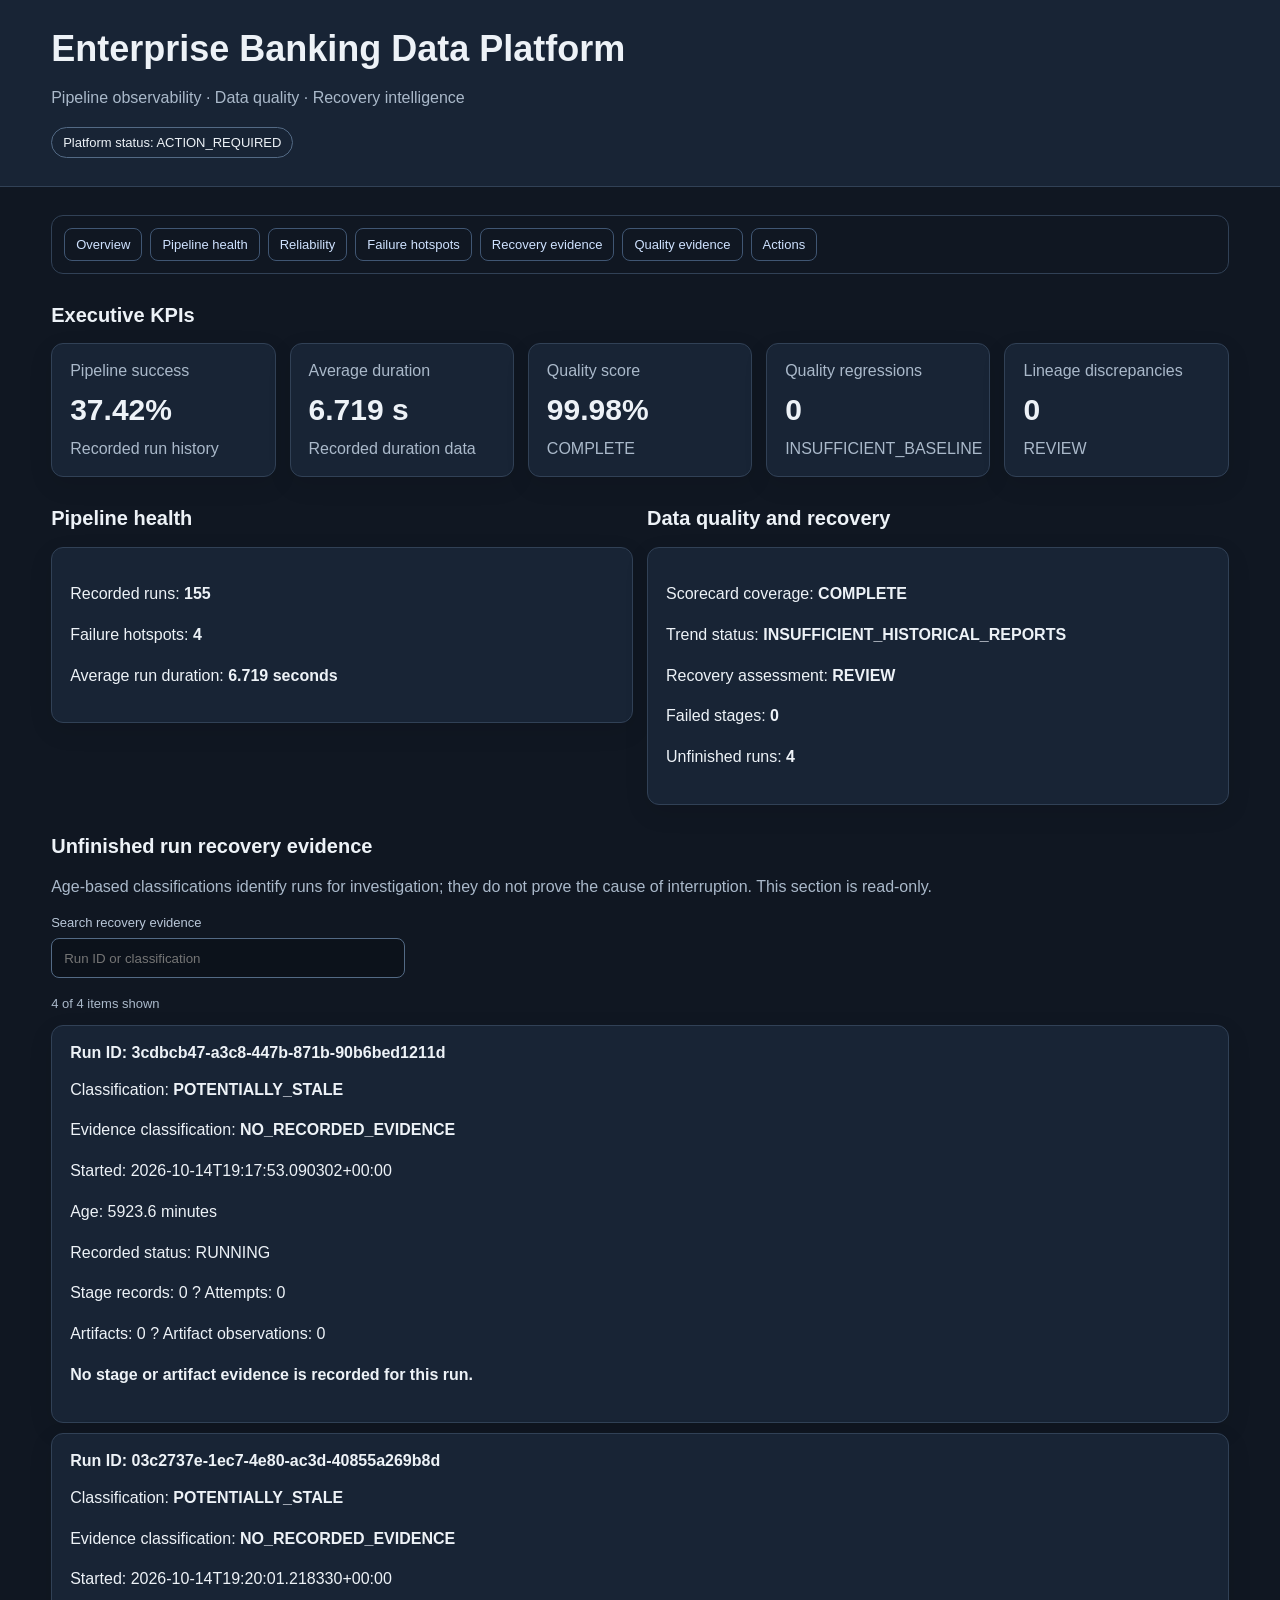
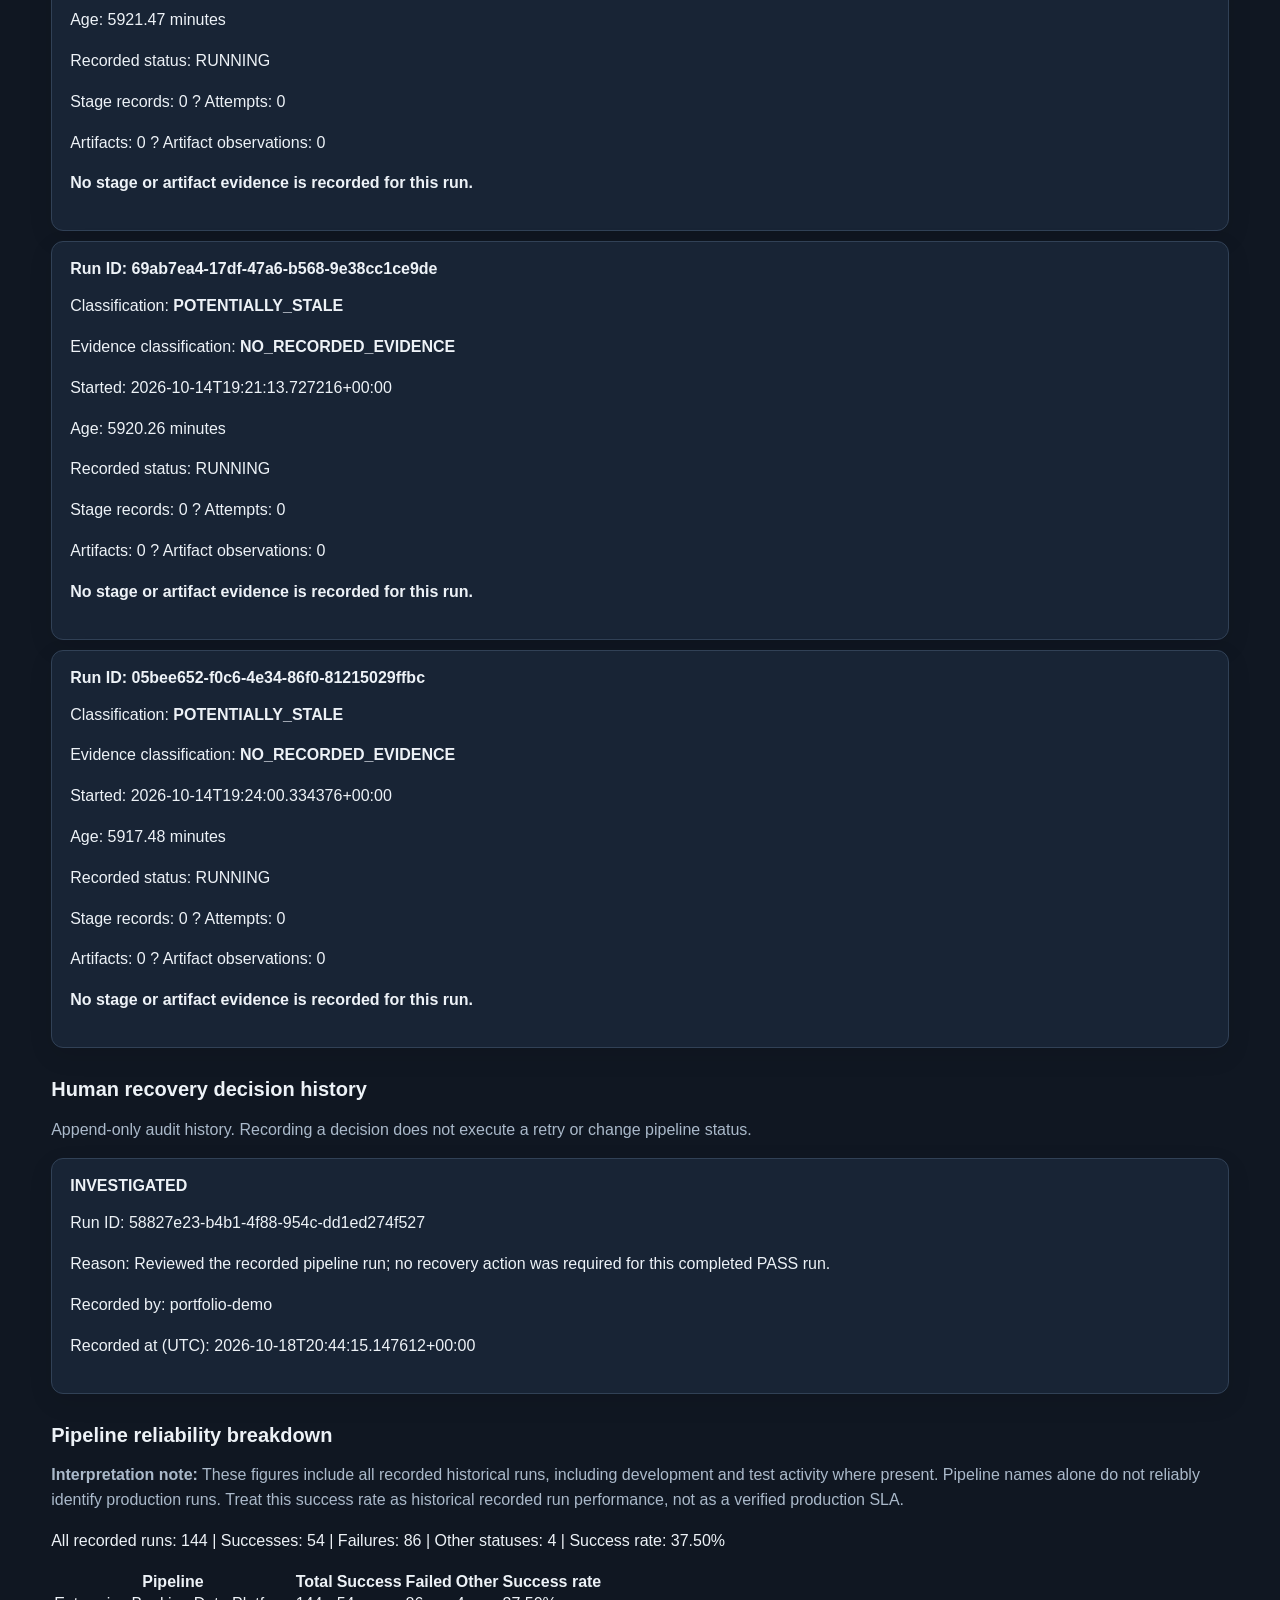
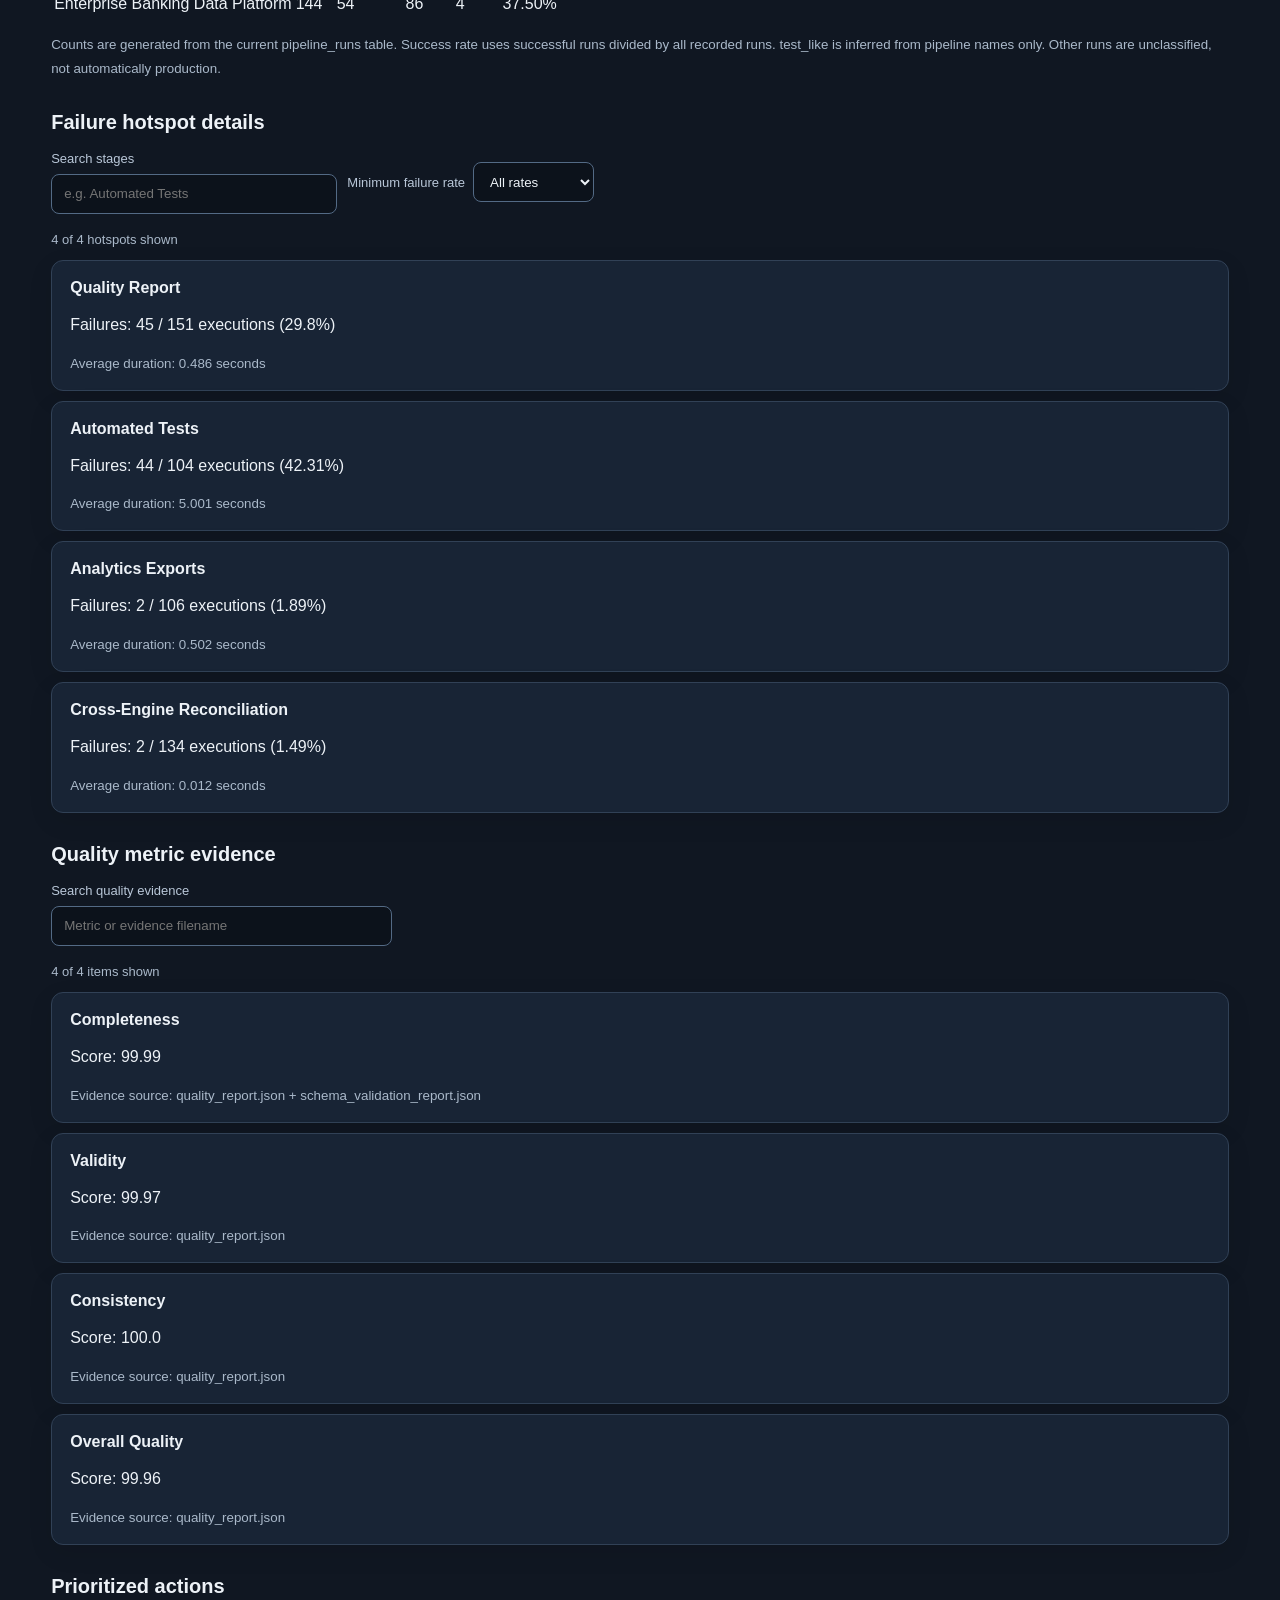
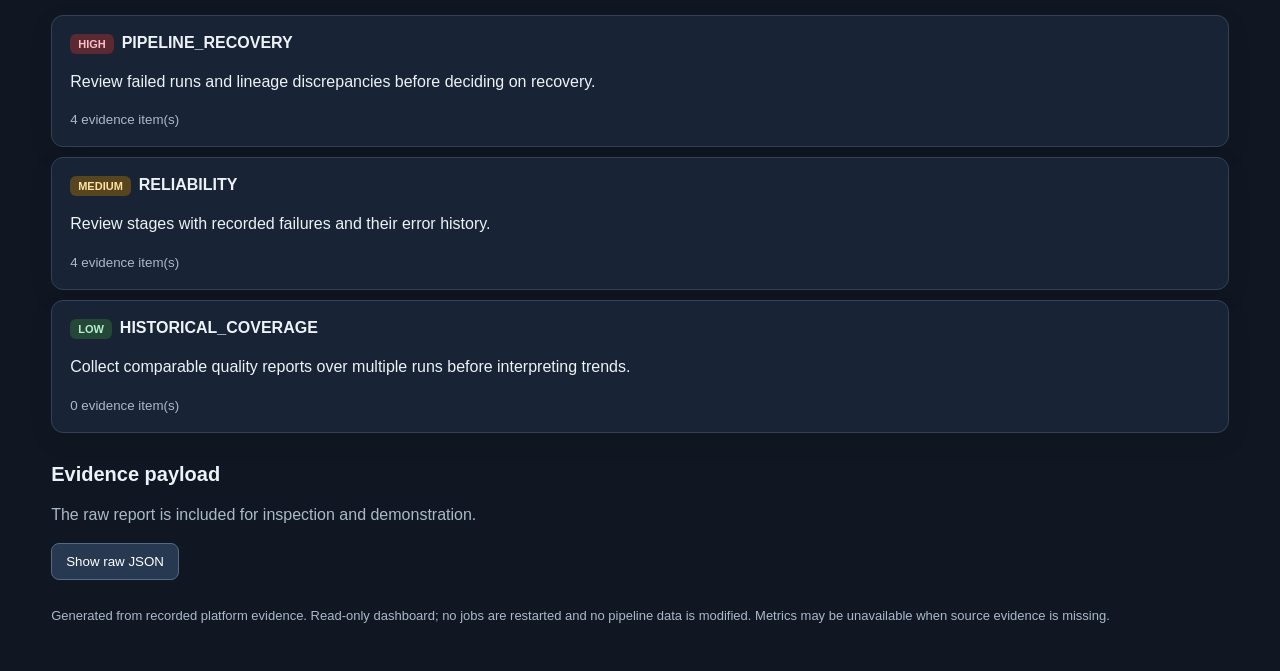
<file: reports/platform_health_dashboard.html>
<!doctype html>
<html lang="en">
<head>
<meta charset="utf-8">
<meta name="viewport" content="width=device-width, initial-scale=1">
<title>Enterprise Banking Data Platform | Health Dashboard</title>
<style>
:root { color-scheme: dark; font-family: Inter, Segoe UI, Arial, sans-serif; }
* { box-sizing: border-box; }
body { margin: 0; background: #101722; color: #edf2f7; }
header { padding: 28px clamp(18px, 4vw, 52px); background: #182435; border-bottom: 1px solid #314156; }
h1 { margin: 0 0 8px; font-size: clamp(24px, 3vw, 36px); }
h2 { margin-top: 30px; font-size: 20px; }
p { line-height: 1.55; }
.muted, small { color: #aab9ca; }
main { max-width: 1300px; margin: auto; padding: 24px clamp(18px, 4vw, 52px) 48px; }
.status { display: inline-block; padding: 7px 11px; border: 1px solid #536a85; border-radius: 999px; font-size: 13px; }
.grid { display: grid; grid-template-columns: repeat(auto-fit, minmax(190px, 1fr)); gap: 14px; }
.card, .panel, .action { background: #182435; border: 1px solid #314156; border-radius: 12px; padding: 18px; }
.metric { font-size: 30px; font-weight: 700; margin: 13px 0; overflow-wrap: anywhere; }
.columns { display: grid; grid-template-columns: repeat(auto-fit, minmax(280px, 1fr)); gap: 14px; }
.action { margin: 10px 0; }
.priority { display: inline-block; padding: 4px 8px; margin-right: 8px; border-radius: 6px; font-size: 11px; font-weight: 800; }
.high { background: #5a2932; color: #ffbec7; }
.medium { background: #57451f; color: #ffe0a0; }
.low { background: #244738; color: #b5f0d0; }
button { cursor: pointer; border: 1px solid #536a85; background: #263951; color: white; border-radius: 8px; padding: 10px 14px; }
pre { white-space: pre-wrap; overflow-wrap: anywhere; max-height: 420px; overflow: auto; padding: 16px; background: #0c121b; border-radius: 8px; }
footer { margin-top: 28px; color: #aab9ca; font-size: 13px; }
main { max-width: 1440px; margin: 0 auto; padding: 28px clamp(16px, 4vw, 52px) 48px; }
.card, .panel, .action { border: 1px solid #314156; box-shadow: 0 8px 24px #00000018; }
.card:hover, .action:hover { border-color: #6d91bd; }
.dashboard-nav { display: flex; flex-wrap: wrap; gap: 8px; margin: 0 0 24px; padding: 12px; background: #101722; border: 1px solid #314156; border-radius: 12px; }
.dashboard-nav a { color: #cfe2ff; text-decoration: none; border: 1px solid #405673; border-radius: 8px; padding: 8px 11px; font-size: 13px; }
.dashboard-nav a:hover, .dashboard-nav a:focus-visible { background: #263951; outline: 2px solid #86b7ff; outline-offset: 2px; }
.toolbar { display: flex; flex-wrap: wrap; gap: 10px; align-items: center; margin: 12px 0 16px; }
.toolbar input, .toolbar select { min-height: 40px; max-width: 100%; background: #0c121b; color: #edf2f7; border: 1px solid #536a85; border-radius: 8px; padding: 9px 12px; }
.toolbar input { flex: 1 1 240px; }
.toolbar label { display: flex; flex-wrap: wrap; gap: 8px; align-items: center; color: #b9c7d8; font-size: 13px; }
.result-count { color: #aab9ca; font-size: 13px; margin: 8px 0; }
[hidden] { display: none !important; }
a:focus-visible, button:focus-visible { outline: 2px solid #86b7ff; outline-offset: 3px; }
@media (max-width: 700px) {
  header { padding: 22px 16px; }
  main { padding: 20px 14px 32px; }
  .grid, .columns { grid-template-columns: 1fr; }
  .dashboard-nav a { flex: 1 1 auto; text-align: center; }
}
@media (prefers-reduced-motion: reduce) {
  *, *::before, *::after { scroll-behavior: auto !important; transition: none !important; }
}
</style>
</head>
<body>
<header>
  <h1>Enterprise Banking Data Platform</h1>
  <p class="muted">Pipeline observability · Data quality · Recovery intelligence</p>
  <span class="status">Platform status: ACTION_REQUIRED</span>
</header>
<main>
  <nav class="dashboard-nav" aria-label="Dashboard sections">
    <a href="#executive-kpis">Overview</a>
    <a href="#pipeline-health">Pipeline health</a>
    <a href="#pipeline-reliability-breakdown">Reliability</a>
    <a href="#failure-hotspots">Failure hotspots</a>
    <a href="#recovery-evidence">Recovery evidence</a>
  <a href="#quality-evidence">Quality evidence</a>
    <a href="#prioritized-actions">Actions</a>
  </nav>
  <h2 id="executive-kpis">Executive KPIs</h2>
  <section class="grid"><article class="card"><div class="muted">Pipeline success</div><div class="metric">37.42%</div><div class="muted">Recorded run history</div></article><article class="card"><div class="muted">Average duration</div><div class="metric">6.719 s</div><div class="muted">Recorded duration data</div></article><article class="card"><div class="muted">Quality score</div><div class="metric">99.98%</div><div class="muted">COMPLETE</div></article><article class="card"><div class="muted">Quality regressions</div><div class="metric">0</div><div class="muted">INSUFFICIENT_BASELINE</div></article><article class="card"><div class="muted">Lineage discrepancies</div><div class="metric">0</div><div class="muted">REVIEW</div></article></section>
  <section class="columns">
    <div>
      <h2 id="pipeline-health">Pipeline health</h2>
      <article class="panel">
        <p>Recorded runs: <strong>155</strong></p>
        <p>Failure hotspots: <strong>4</strong></p>
        <p>Average run duration: <strong>6.719 seconds</strong></p>
      </article>
    </div>
    <div>
      <h2>Data quality and recovery</h2>
      <article class="panel">
        <p>Scorecard coverage: <strong>COMPLETE</strong></p>
        <p>Trend status: <strong>INSUFFICIENT_HISTORICAL_REPORTS</strong></p>
        <p>Recovery assessment: <strong>REVIEW</strong></p>
        <p>Failed stages: <strong>0</strong></p>
        <p>Unfinished runs: <strong>4</strong></p>
      </article>
    </div>
  </section>
  <h2 id="recovery-evidence">Unfinished run recovery evidence</h2>
  <p class="muted">Age-based classifications identify runs for investigation; they do not prove the cause of interruption. This section is read-only.</p>
  <div class="toolbar">
    <label for="recovery-search">Search recovery evidence
      <input id="recovery-search" type="search" placeholder="Run ID or classification" oninput="filterDashboardItems('recovery-search','recovery-list','recovery-count')">
    </label>
  </div>
  <p id="recovery-count" class="result-count" aria-live="polite"></p>
  <section id="recovery-list"><article class="action recovery-run"><strong>Run ID: 3cdbcb47-a3c8-447b-871b-90b6bed1211d</strong><p>Classification: <strong>POTENTIALLY_STALE</strong></p><p>Evidence classification: <strong>NO_RECORDED_EVIDENCE</strong></p><p>Started: 2026-10-14T19:17:53.090302+00:00</p><p>Age: 5923.6 minutes</p><p>Recorded status: RUNNING</p><p>Stage records: 0 ? Attempts: 0</p><p>Artifacts: 0 ? Artifact observations: 0</p><p><strong>No stage or artifact evidence is recorded for this run.</strong></p></article><article class="action recovery-run"><strong>Run ID: 03c2737e-1ec7-4e80-ac3d-40855a269b8d</strong><p>Classification: <strong>POTENTIALLY_STALE</strong></p><p>Evidence classification: <strong>NO_RECORDED_EVIDENCE</strong></p><p>Started: 2026-10-14T19:20:01.218330+00:00</p><p>Age: 5921.47 minutes</p><p>Recorded status: RUNNING</p><p>Stage records: 0 ? Attempts: 0</p><p>Artifacts: 0 ? Artifact observations: 0</p><p><strong>No stage or artifact evidence is recorded for this run.</strong></p></article><article class="action recovery-run"><strong>Run ID: 69ab7ea4-17df-47a6-b568-9e38cc1ce9de</strong><p>Classification: <strong>POTENTIALLY_STALE</strong></p><p>Evidence classification: <strong>NO_RECORDED_EVIDENCE</strong></p><p>Started: 2026-10-14T19:21:13.727216+00:00</p><p>Age: 5920.26 minutes</p><p>Recorded status: RUNNING</p><p>Stage records: 0 ? Attempts: 0</p><p>Artifacts: 0 ? Artifact observations: 0</p><p><strong>No stage or artifact evidence is recorded for this run.</strong></p></article><article class="action recovery-run"><strong>Run ID: 05bee652-f0c6-4e34-86f0-81215029ffbc</strong><p>Classification: <strong>POTENTIALLY_STALE</strong></p><p>Evidence classification: <strong>NO_RECORDED_EVIDENCE</strong></p><p>Started: 2026-10-14T19:24:00.334376+00:00</p><p>Age: 5917.48 minutes</p><p>Recorded status: RUNNING</p><p>Stage records: 0 ? Attempts: 0</p><p>Artifacts: 0 ? Artifact observations: 0</p><p><strong>No stage or artifact evidence is recorded for this run.</strong></p></article></section>
  <h2 id="recovery-decisions">Human recovery decision history</h2>
  <p class="muted">Append-only audit history. Recording a decision does not execute a retry or change pipeline status.</p>
  <section id="recovery-decision-list"><article class="action recovery-decision"><strong>INVESTIGATED</strong><p>Run ID: 58827e23-b4b1-4f88-954c-dd1ed274f527</p><p>Reason: Reviewed the recorded pipeline run; no recovery action was required for this completed PASS run.</p><p>Recorded by: portfolio-demo</p><p>Recorded at (UTC): 2026-10-18T20:44:15.147612+00:00</p></article></section>
  <section id="pipeline-reliability-breakdown"><h2>Pipeline reliability breakdown</h2><p class="muted"><strong>Interpretation note:</strong> These figures include all recorded historical runs, including development and test activity where present. Pipeline names alone do not reliably identify production runs. Treat this success rate as historical recorded run performance, not as a verified production SLA.</p><p>All recorded runs: 144 | Successes: 54 | Failures: 86 | Other statuses: 4 | Success rate: 37.50%</p><table><thead><tr><th>Pipeline</th><th>Total</th><th>Success</th><th>Failed</th><th>Other</th><th>Success rate</th></tr></thead><tbody><tr><td>Enterprise Banking Data Platform</td><td>144</td><td>54</td><td>86</td><td>4</td><td>37.50%</td></tr></tbody></table><p><small>Counts are generated from the current pipeline_runs table. Success rate uses successful runs divided by all recorded runs. test_like is inferred from pipeline names only. Other runs are unclassified, not automatically production.</small></p></section>
<h2 id="failure-hotspots">Failure hotspot details</h2>
  <div class="toolbar">
    <label for="hotspot-search">Search stages
      <input id="hotspot-search" type="search" placeholder="e.g. Automated Tests" oninput="filterHotspotRate()">
    </label>
    <label for="hotspot-min-rate">Minimum failure rate
      <select id="hotspot-min-rate" onchange="filterHotspotRate()">
        <option value="0">All rates</option>
        <option value="1">At least 1%</option>
        <option value="10">At least 10%</option>
        <option value="25">At least 25%</option>
        <option value="40">At least 40%</option>
      </select>
    </label>
  </div>
  <p id="hotspot-count" class="result-count" aria-live="polite"></p>
  <section id="hotspot-list"><article class="action"><strong>Quality Report</strong><p>Failures: 45 / 151 executions (29.8%)</p><small>Average duration: 0.486 seconds</small></article><article class="action"><strong>Automated Tests</strong><p>Failures: 44 / 104 executions (42.31%)</p><small>Average duration: 5.001 seconds</small></article><article class="action"><strong>Analytics Exports</strong><p>Failures: 2 / 106 executions (1.89%)</p><small>Average duration: 0.502 seconds</small></article><article class="action"><strong>Cross-Engine Reconciliation</strong><p>Failures: 2 / 134 executions (1.49%)</p><small>Average duration: 0.012 seconds</small></article></section>
  <h2 id="quality-evidence">Quality metric evidence</h2>
  <div class="toolbar">
    <label for="quality-search">Search quality evidence
      <input id="quality-search" type="search" placeholder="Metric or evidence filename" oninput="filterDashboardItems('quality-search','quality-list','quality-count')">
    </label>
  </div>
  <p id="quality-count" class="result-count" aria-live="polite"></p>
  <section id="quality-list"><article class="action"><strong>Completeness</strong><p>Score: 99.99</p><small>Evidence source: quality_report.json + schema_validation_report.json</small></article><article class="action"><strong>Validity</strong><p>Score: 99.97</p><small>Evidence source: quality_report.json</small></article><article class="action"><strong>Consistency</strong><p>Score: 100.0</p><small>Evidence source: quality_report.json</small></article><article class="action"><strong>Overall Quality</strong><p>Score: 99.96</p><small>Evidence source: quality_report.json</small></article></section>
  <h2 id="prioritized-actions">Prioritized actions</h2>
  <section><article class="action"><span class="priority high">HIGH</span><strong>PIPELINE_RECOVERY</strong><p>Review failed runs and lineage discrepancies before deciding on recovery.</p><small>4 evidence item(s)</small></article><article class="action"><span class="priority medium">MEDIUM</span><strong>RELIABILITY</strong><p>Review stages with recorded failures and their error history.</p><small>4 evidence item(s)</small></article><article class="action"><span class="priority low">LOW</span><strong>HISTORICAL_COVERAGE</strong><p>Collect comparable quality reports over multiple runs before interpreting trends.</p><small>0 evidence item(s)</small></article></section>
  <h2>Evidence payload</h2>
  <p class="muted">The raw report is included for inspection and demonstration.</p>
  <button onclick="const p=document.getElementById('payload'); p.hidden=!p.hidden; this.textContent=p.hidden?'Show raw JSON':'Hide raw JSON'">Show raw JSON</button>
  <pre id="payload" hidden>{
  &quot;report_type&quot;: &quot;BANKING_PLATFORM_EXECUTIVE_HEALTH&quot;,
  &quot;status&quot;: &quot;ACTION_REQUIRED&quot;,
  &quot;pipeline&quot;: {
    &quot;total_runs&quot;: 155,
    &quot;success_rate_percent&quot;: 37.42,
    &quot;average_run_duration_seconds&quot;: 6.719,
    &quot;failure_hotspot_count&quot;: 4
  },
  &quot;data_quality&quot;: {
    &quot;scorecard_status&quot;: &quot;COMPLETE&quot;,
    &quot;overall_score_percent&quot;: 99.98,
    &quot;scored_dimensions&quot;: 4,
    &quot;total_dimensions&quot;: 4,
    &quot;regression_status&quot;: &quot;INSUFFICIENT_BASELINE&quot;,
    &quot;regression_count&quot;: 0,
    &quot;trend_status&quot;: &quot;INSUFFICIENT_HISTORICAL_REPORTS&quot;
  },
  &quot;recovery&quot;: {
    &quot;assessment_status&quot;: &quot;REVIEW&quot;,
    &quot;failed_stages&quot;: 0,
    &quot;unfinished_runs&quot;: 4,
    &quot;unfinished_run_details&quot;: [
      {
        &quot;run_id&quot;: &quot;3cdbcb47-a3c8-447b-871b-90b6bed1211d&quot;,
        &quot;pipeline_name&quot;: &quot;Enterprise Banking Data Platform&quot;,
        &quot;started_at_utc&quot;: &quot;2026-10-14T19:17:53.090302+00:00&quot;,
        &quot;finished_at_utc&quot;: null,
        &quot;status&quot;: &quot;RUNNING&quot;,
        &quot;failure_stage&quot;: null,
        &quot;stage_record_count&quot;: 0,
        &quot;attempt_record_count&quot;: 0,
        &quot;artifact_record_count&quot;: 0,
        &quot;artifact_observation_count&quot;: 0,
        &quot;age_seconds&quot;: 355416.286,
        &quot;age_minutes&quot;: 5923.6,
        &quot;recovery_classification&quot;: &quot;POTENTIALLY_STALE&quot;,
        &quot;timestamp_parse_error&quot;: null,
        &quot;evidence_classification&quot;: &quot;NO_RECORDED_EVIDENCE&quot;
      },
      {
        &quot;run_id&quot;: &quot;03c2737e-1ec7-4e80-ac3d-40855a269b8d&quot;,
        &quot;pipeline_name&quot;: &quot;Enterprise Banking Data Platform&quot;,
        &quot;started_at_utc&quot;: &quot;2026-10-14T19:20:01.218330+00:00&quot;,
        &quot;finished_at_utc&quot;: null,
        &quot;status&quot;: &quot;RUNNING&quot;,
        &quot;failure_stage&quot;: null,
        &quot;stage_record_count&quot;: 0,
        &quot;attempt_record_count&quot;: 0,
        &quot;artifact_record_count&quot;: 0,
        &quot;artifact_observation_count&quot;: 0,
        &quot;age_seconds&quot;: 355288.158,
        &quot;age_minutes&quot;: 5921.47,
        &quot;recovery_classification&quot;: &quot;POTENTIALLY_STALE&quot;,
        &quot;timestamp_parse_error&quot;: null,
        &quot;evidence_classification&quot;: &quot;NO_RECORDED_EVIDENCE&quot;
      },
      {
        &quot;run_id&quot;: &quot;69ab7ea4-17df-47a6-b568-9e38cc1ce9de&quot;,
        &quot;pipeline_name&quot;: &quot;Enterprise Banking Data Platform&quot;,
        &quot;started_at_utc&quot;: &quot;2026-10-14T19:21:13.727216+00:00&quot;,
        &quot;finished_at_utc&quot;: null,
        &quot;status&quot;: &quot;RUNNING&quot;,
        &quot;failure_stage&quot;: null,
        &quot;stage_record_count&quot;: 0,
        &quot;attempt_record_count&quot;: 0,
        &quot;artifact_record_count&quot;: 0,
        &quot;artifact_observation_count&quot;: 0,
        &quot;age_seconds&quot;: 355215.649,
        &quot;age_minutes&quot;: 5920.26,
        &quot;recovery_classification&quot;: &quot;POTENTIALLY_STALE&quot;,
        &quot;timestamp_parse_error&quot;: null,
        &quot;evidence_classification&quot;: &quot;NO_RECORDED_EVIDENCE&quot;
      },
      {
        &quot;run_id&quot;: &quot;05bee652-f0c6-4e34-86f0-81215029ffbc&quot;,
        &quot;pipeline_name&quot;: &quot;Enterprise Banking Data Platform&quot;,
        &quot;started_at_utc&quot;: &quot;2026-10-14T19:24:00.334376+00:00&quot;,
        &quot;finished_at_utc&quot;: null,
        &quot;status&quot;: &quot;RUNNING&quot;,
        &quot;failure_stage&quot;: null,
        &quot;stage_record_count&quot;: 0,
        &quot;attempt_record_count&quot;: 0,
        &quot;artifact_record_count&quot;: 0,
        &quot;artifact_observation_count&quot;: 0,
        &quot;age_seconds&quot;: 355049.042,
        &quot;age_minutes&quot;: 5917.48,
        &quot;recovery_classification&quot;: &quot;POTENTIALLY_STALE&quot;,
        &quot;timestamp_parse_error&quot;: null,
        &quot;evidence_classification&quot;: &quot;NO_RECORDED_EVIDENCE&quot;
      }
    ],
    &quot;potentially_stale_runs&quot;: 4,
    &quot;recently_started_runs&quot;: 0,
    &quot;unknown_age_runs&quot;: 0,
    &quot;lineage_discrepancies&quot;: 0,
    &quot;decision_events&quot;: [
      {
        &quot;event_id&quot;: 1,
        &quot;run_id&quot;: &quot;58827e23-b4b1-4f88-954c-dd1ed274f527&quot;,
        &quot;decision&quot;: &quot;INVESTIGATED&quot;,
        &quot;reason&quot;: &quot;Reviewed the recorded pipeline run; no recovery action was required for this completed PASS run.&quot;,
        &quot;recorded_by&quot;: &quot;portfolio-demo&quot;,
        &quot;recorded_at_utc&quot;: &quot;2026-10-18T20:44:15.147612+00:00&quot;,
        &quot;evidence_snapshot&quot;: {}
      }
    ]
  },
  &quot;prioritized_actions&quot;: [
    {
      &quot;priority&quot;: &quot;HIGH&quot;,
      &quot;area&quot;: &quot;PIPELINE_RECOVERY&quot;,
      &quot;action&quot;: &quot;Review failed runs and lineage discrepancies before deciding on recovery.&quot;,
      &quot;evidence_count&quot;: 4
    },
    {
      &quot;priority&quot;: &quot;MEDIUM&quot;,
      &quot;area&quot;: &quot;RELIABILITY&quot;,
      &quot;action&quot;: &quot;Review stages with recorded failures and their error history.&quot;,
      &quot;evidence_count&quot;: 4
    },
    {
      &quot;priority&quot;: &quot;LOW&quot;,
      &quot;area&quot;: &quot;HISTORICAL_COVERAGE&quot;,
      &quot;action&quot;: &quot;Collect comparable quality reports over multiple runs before interpreting trends.&quot;,
      &quot;evidence_count&quot;: 0
    }
  ],
  &quot;safety&quot;: {
    &quot;read_only&quot;: true,
    &quot;automatic_retries&quot;: false,
    &quot;automatic_remediation&quot;: false
  },
  &quot;limitations&quot;: [
    &quot;Status reflects available recorded evidence, not proof that every component is healthy.&quot;,
    &quot;Historical trends depend on the discovered report artifacts and their timestamps.&quot;,
    &quot;A recorded retryable flag does not prove that retrying is safe.&quot;
  ]
}</pre>
  <footer>Generated from recorded platform evidence. Read-only dashboard; no jobs are restarted and no pipeline data is modified. Metrics may be unavailable when source evidence is missing.</footer>
</main>
<script>
"use strict";
function filterDashboardItems(inputId, listId, countId) {
  const query = document.getElementById(inputId).value.trim().toLowerCase();
  const list = document.getElementById(listId);
  const items = Array.from(list.children).filter(el => el.tagName === "ARTICLE");
  let visible = 0;
  items.forEach(item => {
    const match = item.textContent.toLowerCase().includes(query);
    item.hidden = !match;
    if (match) visible++;
  });
  document.getElementById(countId).textContent =
    items.length ? `${visible} of ${items.length} items shown` : "No evidence items available.";
}
function filterHotspotRate() {
  const minimum = Number(document.getElementById("hotspot-min-rate").value);
  const query = document.getElementById("hotspot-search").value.trim().toLowerCase();
  const list = document.getElementById("hotspot-list");
  const items = Array.from(list.children).filter(el => el.tagName === "ARTICLE");
  let visible = 0;
  items.forEach(item => {
    const text = item.textContent.toLowerCase();
    const rateMatch = text.match(/\(([0-9]+(?:\.[0-9]+)?)%\)/);
    const rate = rateMatch ? Number(rateMatch[1]) : 0;
    const show = text.includes(query) && rate >= minimum;
    item.hidden = !show;
    if (show) visible++;
  });
  document.getElementById("hotspot-count").textContent =
    items.length ? `${visible} of ${items.length} hotspots shown` : "No failure hotspot evidence available.";
}
document.addEventListener("DOMContentLoaded", () => {
  filterDashboardItems("quality-search", "quality-list", "quality-count");
  filterDashboardItems("recovery-search", "recovery-list", "recovery-count");
  filterHotspotRate();
});
</script>
</body>
</html>
</file>
